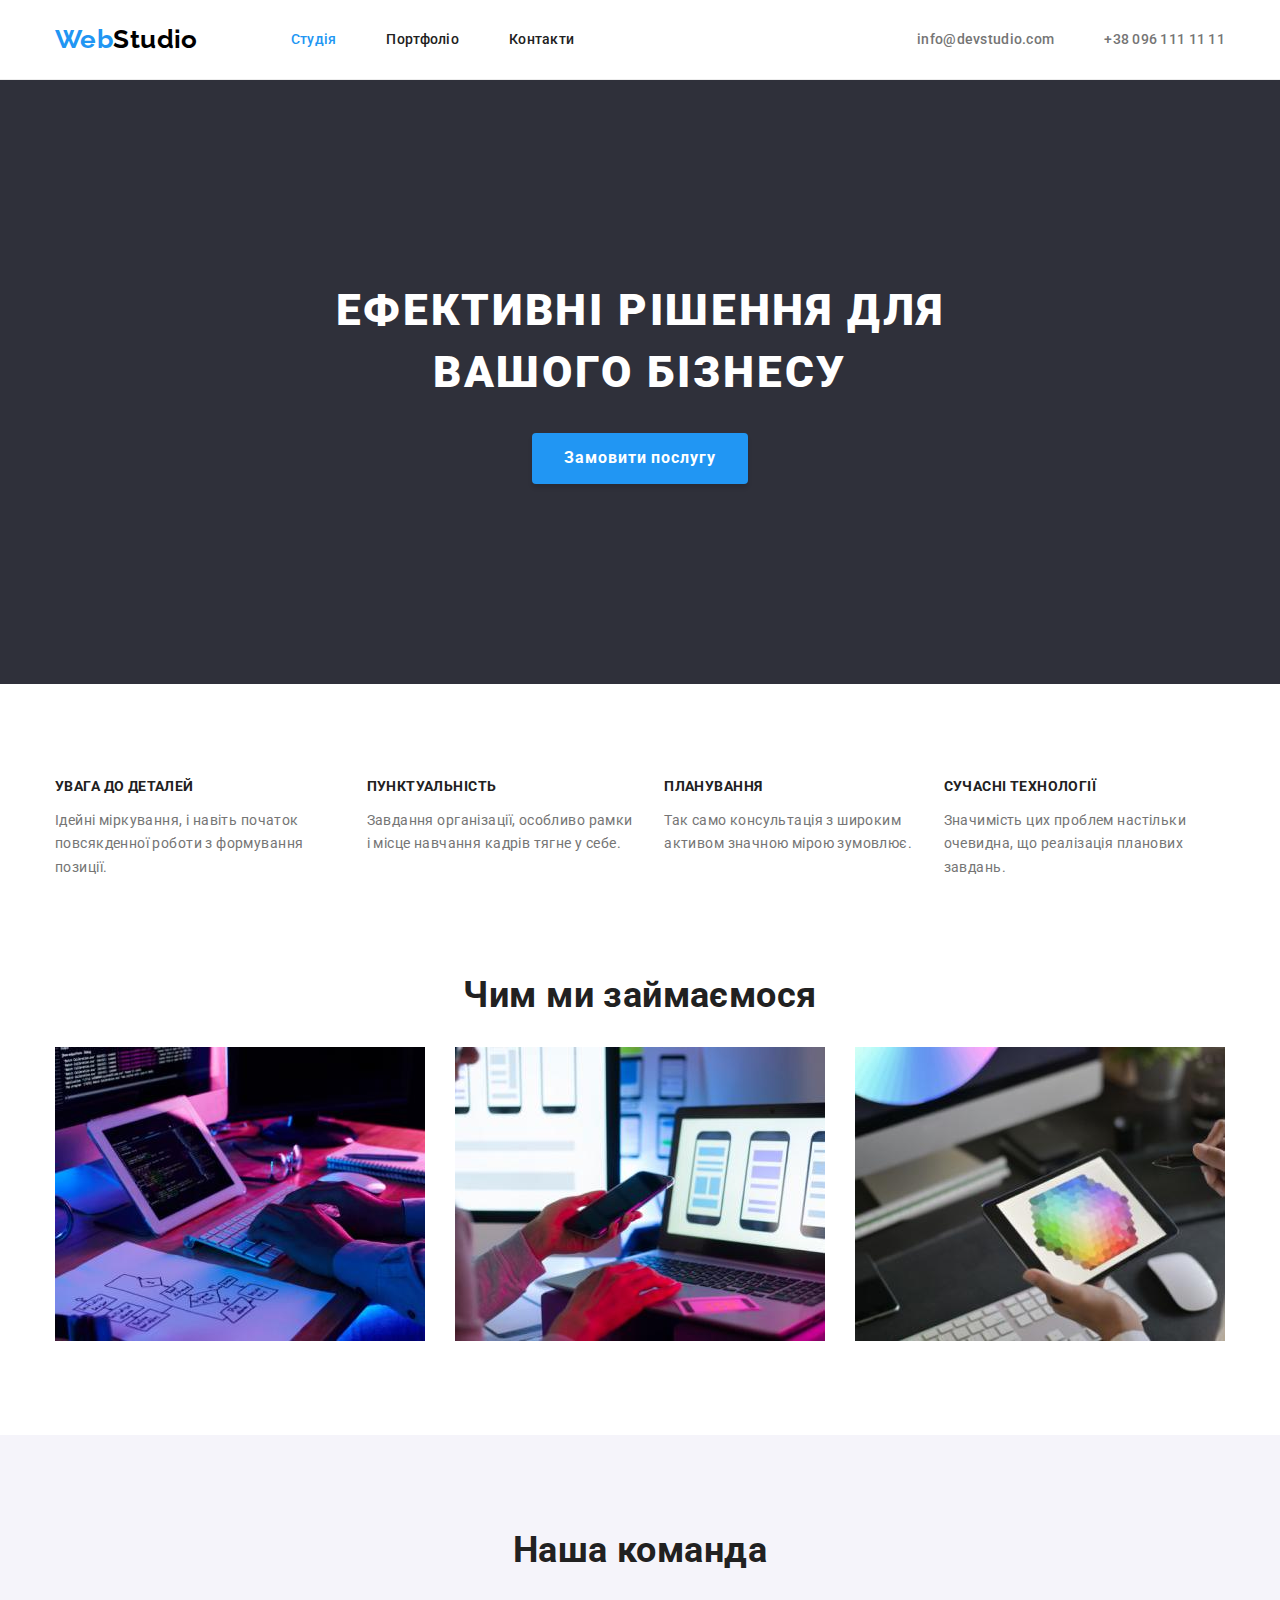
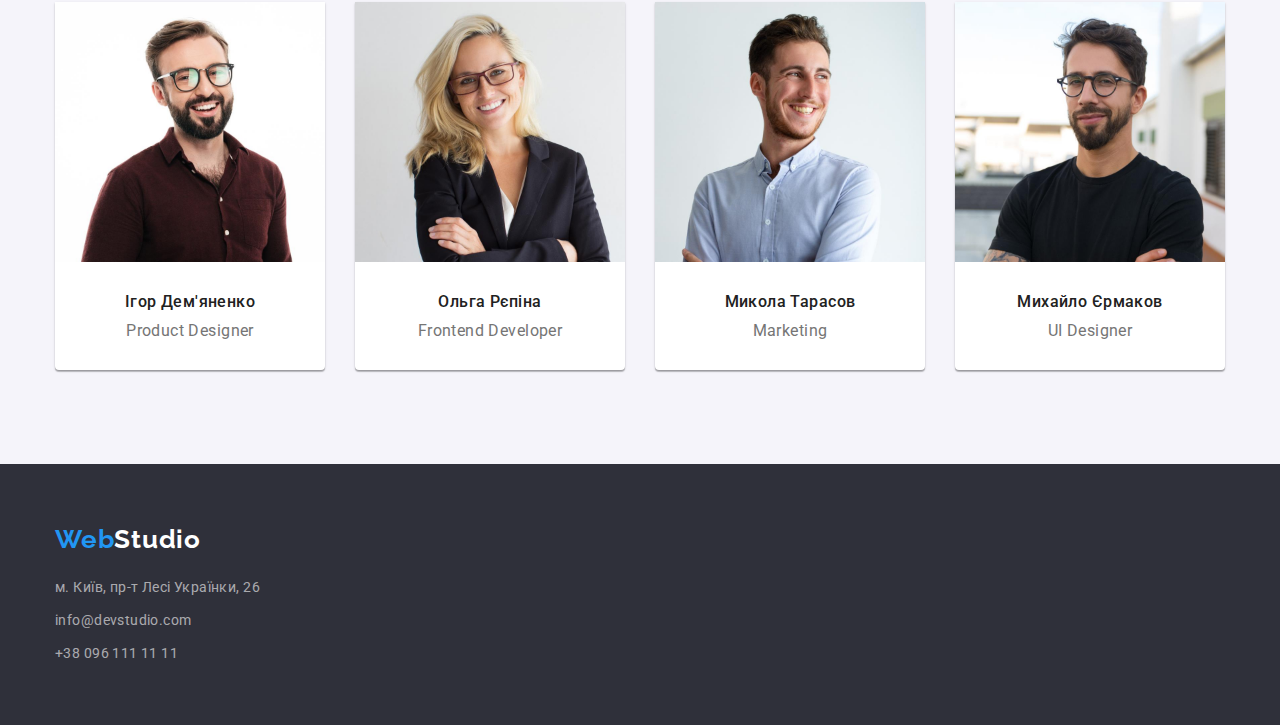
<file: index.html>
<!DOCTYPE html>
<html lang="uk">

<head>
    <meta charset="UTF-8">
    <meta http-equiv="X-UA-Compatible" content="IE=edge">
    <meta name="viewport" content="width=device-width, initial-scale=1.0">
    <link rel="preconnect" href="https://fonts.googleapis.com">
    <link rel="preconnect" href="https://fonts.gstatic.com" crossorigin>
    <link
        href="https://fonts.googleapis.com/css2?family=Raleway:wght@400;700&family=Roboto:wght@400;500;700;900&display=swap"
        rel="stylesheet">    
    <title>Студія</title>
    <link rel="stylesheet" href="https://cdnjs.cloudflare.com/ajax/libs/modern-normalize/1.1.0/modern-normalize.min.css">
        <link rel="stylesheet" href="css/styles.css">

</head>

<body>

    <!-- Site header -->
    <header class="header">
        <div class="container main-nav">
            <nav class="nav">
                <a class="nav-logo" href="./index.html"><span class="web">Web</span><span
                        class="studio-nav">Studio</span></a>
    
                <ul class="site-nav list">
                    <li class="item"><a class="underline current" href="./index.html">Студія</a></li>
                    <li class="item"><a class="underline" href="./portfolio.html">Портфоліо</a></li>
                    <li class="item"><a class="underline" href="/contact">Контакти</a></li>
                </ul>
            </nav>
    
            <ul class="link-contact list">
                <li class="contact-item"><a class="underline" href="mailto:info@devstudio.com">info@devstudio.com</a></li>
                <li class="contact-item"><a class="underline" href="tel:+380961111111">+38 096 111 11 11</a></li>
            </ul>
        </div>
    </header>
    <main>

        <!--Hero-->
<section  class="hero">
    <div class="container">
<h1 class="hero-title">Ефективні рішення для <br /> вашого бізнесу</h1>
<button class="hero-button" type="button">
    Замовити послугу
</button>
</div>
            
        </section>

     
                <!-- Features -->
        <section class="features">
            <h2 class="is-hidden">Особливості</h2>
            <div class="container">
                <ul class="list">

    <!-- feature-1 -->
    <li class="features-item">
        <h3 class="feature-title">УВАГА ДО ДЕТАЛЕЙ</h3>
        <p class="feature-text">
            Ідейні міркування, і навіть початок повсякденної роботи з формування позиції.
        </p>
    </li>

    <!-- feature-2 -->
    <li class="features-item">
        <h3 class="feature-title">ПУНКТУАЛЬНІСТЬ</h3>
        <p class="feature-text">
            Завдання організації, особливо рамки і місце навчання кадрів тягне у себе.
        </p>
    </li>

    <!-- feature-3 -->
    <li class="features-item">
        <h3 class="feature-title">ПЛАНУВАННЯ</h3>
        <p class="feature-text">
            Так само консультація з широким активом значною мірою зумовлює.
        </p>
    </li>

    <!-- feature-4 -->
    <li class="features-item">
        <h3 class="feature-title">СУЧАСНІ ТЕХНОЛОГІЇ</h3>
        <p class="feature-text">
            Значимість цих проблем настільки очевидна, що реалізація планових завдань.
        </p>

    </li>
</ul>
            </div>
        </section>

                <!-- work -->
        <section class="work">
            <div class="container">
                <h2 class="work-title">
                            Чим ми займаємося
                </h2>
                        <ul class="list box">
                            <li class="work-item">
                                <img src="images/img1.jpg" alt="робота на клавіатурі перед монітором" class="work-foto" width="370">
                            </li>
                            <li class="work-item">
                                <img src="images/img2.jpg" alt="робота на телефоны" class="work-foto" width="370">
                            </li>
                            <li class="work-item">
                                <img src="images/img3.jpg" alt="робота на планшеты" class="work-foto" width="370">
                            </li>
                        </ul>

            </div>
                    
        </section>
      
        <!-- team -->
        <section class="team">
            <div class="container">
                <h2 class="team-title">
                    Наша команда
                </h2>

                <ul class="list">
                    <!-- Team card 1 -->

                    <li class="team-card">
                        <img src="images/img4.jpg" alt="робота на клавіатурі перед монітором" width="270">
                        <h3 class="team-title-foto">Ігор Дем'яненко</h3>
                        <p class="team-text-foto">Product Designer</p>

                    </li>


                    <!-- Team card 2 -->
                    <li class="team-card">
                        <img src="images/img5.jpg" alt="робота на клавіатурі перед монітором" width="270">
                        <h3 class="team-title-foto">Ольга Рєпіна</h3>
                        <p class="team-text-foto">Frontend Developer</p>
                    </li>

                    <!-- Team card 3 -->
                    <li class="team-card">
                        <img src="images/img6.jpg" alt="робота на клавіатурі перед монітором" width="270">
                        <h3 class="team-title-foto">Микола Тарасов</h3>
                        <p class="team-text-foto">Marketing</p>
                    </li>

                    <!-- Team card 4 -->
                    <li class="team-card">
                        <img src="images/img7.jpg" alt="робота на клавіатурі перед монітором" width="270">
                        <h3 class="team-title-foto">Михайло Єрмаков</h3>
                        <p class="team-text-foto">UI Designer</p>

                    </li>

                </ul>
            </div>
        </section>

    </main>

    <!--  Footer -->
    <footer class="footer">
        <div class="container">
            <!-- Logo -->
            <a class="webstudio-footer underline" href="./index.html"><span class="web">Web</span><span
                    class="studio">Studio</span></a>

            <!-- address -->
            <address class="address">
                <ul class="link-footer">
                    <li class="address-link"><a href="https://www.google.com/maps/place/%D0%B1%D1%83%D0%BB%D1%8C%D0%B2%D0%B0%D1%80+%D0%9B%D0%B5%D1%81%D1%96+%D0%A3%D0%BA%D1%80%D0%B0%D1%97%D0%BD%D0%BA%D0%B8,+26,+%D0%9A%D0%B8%D1%97%D0%B2,+02000/data=!4m2!3m1!1s0x40d4cf0e033ecbe9:0x57a4dffefec77da0?sa=X&ved=2ahUKEwiPptK92_36AhXBwosKHbMfA9IQ8gF6BAgJEAE"
                            target="_blank">м. Київ, пр-т Лесі Українки, 26</a></li>
                    <li class="address-link"><a href="mailto:info@devstudio.com">info@devstudio.com</a></li>
                    <li class="address-link"><a href="tel:+380961111111">+38 096 111 11 11</a></li>
                </ul>

            </address>
        </div>
    </footer>

</body>

</html>
</file>
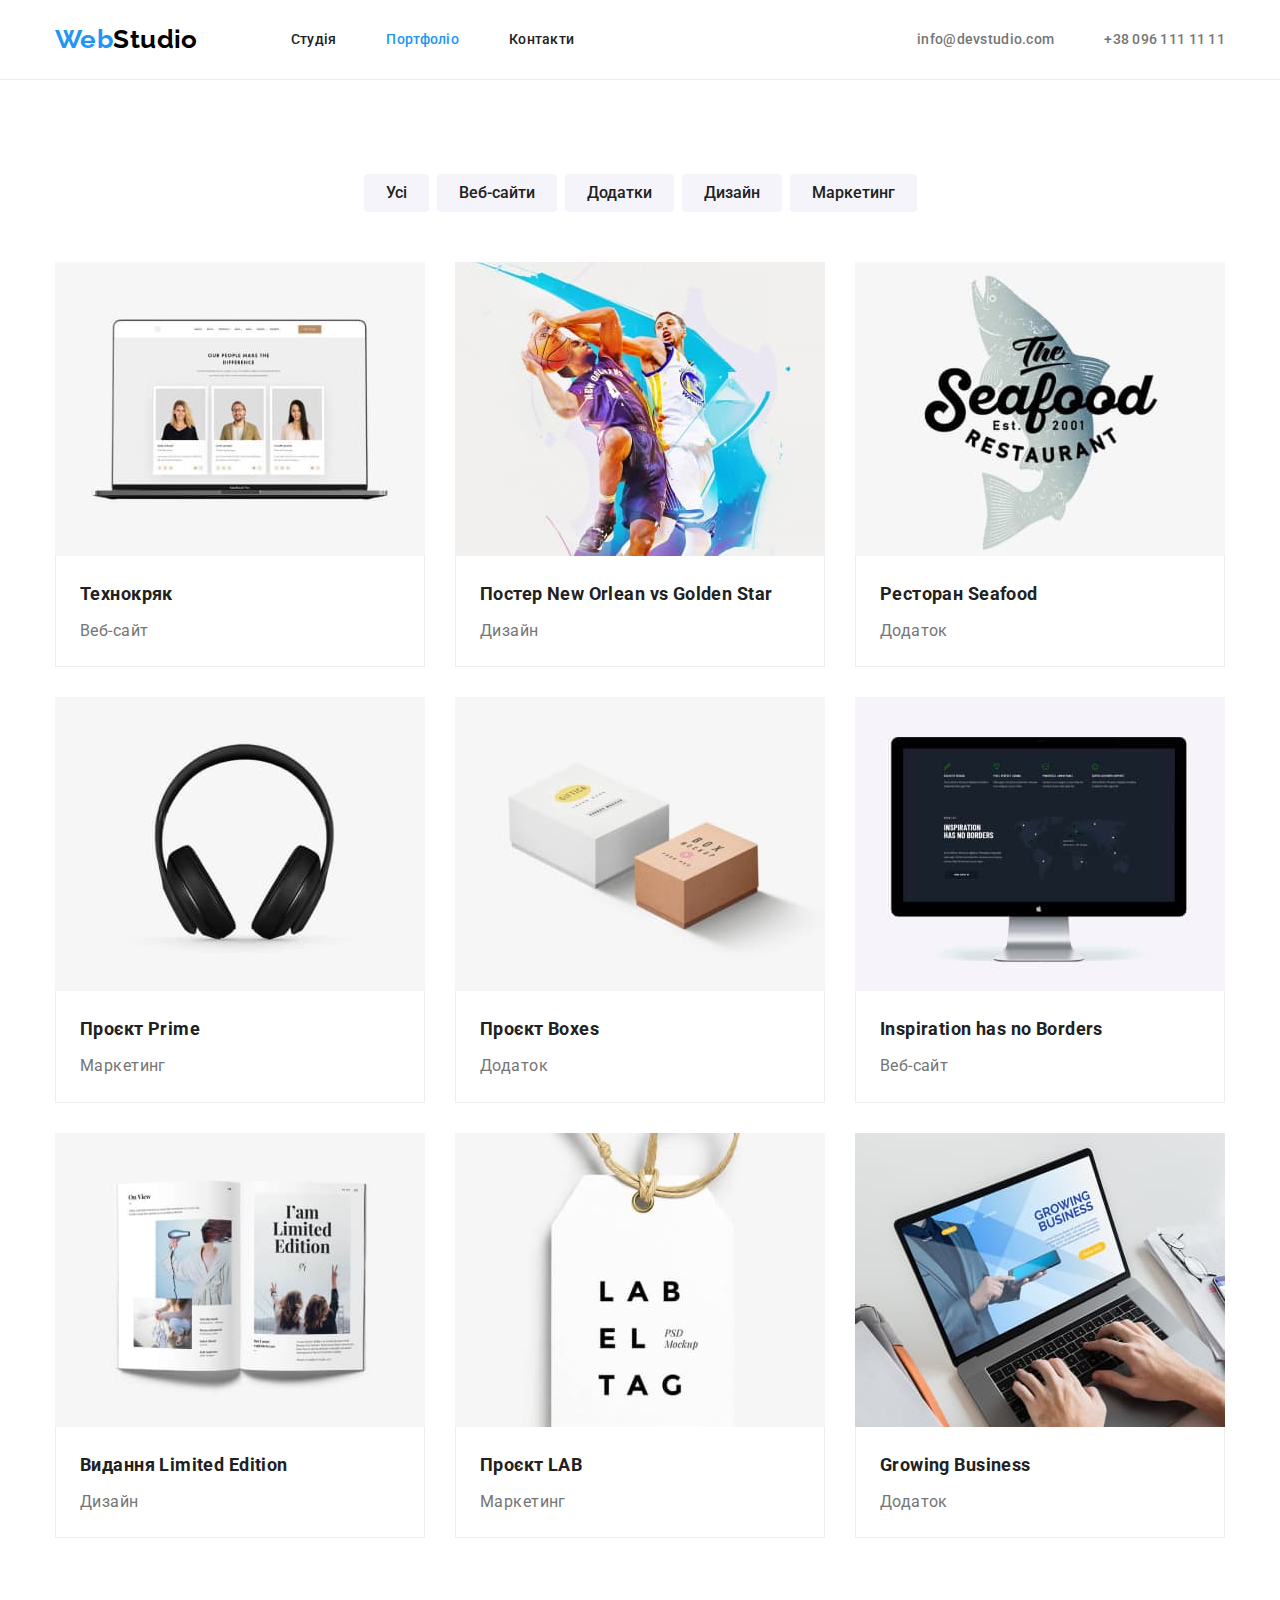
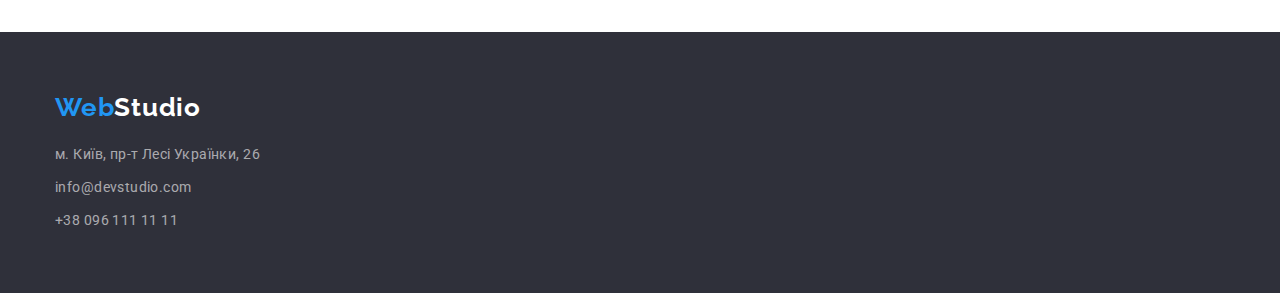
<file: portfolio.html>
<!DOCTYPE html>
<html lang="en">
<head>
    <meta charset="UTF-8">
    <meta http-equiv="X-UA-Compatible" content="IE=edge">
    <meta name="viewport" content="width=device-width, initial-scale=1.0">
    <link rel="preconnect" href="https://fonts.googleapis.com">
    <link rel="preconnect" href="https://fonts.gstatic.com" crossorigin>
    <link
        href="https://fonts.googleapis.com/css2?family=Raleway:wght@400;700&family=Roboto:wght@400;500;700;900&display=swap"
        rel="stylesheet">    
    <title>Портфоліо</title>
    <link rel="stylesheet" href="https://cdnjs.cloudflare.com/ajax/libs/modern-normalize/1.1.0/modern-normalize.min.css">
    <link rel="stylesheet" href="css/styles.css">
    
</head>
    <body>
        <!-- Site header -->
        <header class="header">
            <div class="container main-nav">
                <nav class="nav">
                    <a class="nav-logo" href="./index.html"><span class="web">Web</span><span
                            class="studio-nav">Studio</span></a>
        
                    <ul class="site-nav list">
                        <li class="item"><a class="underline" href="./index.html">Студія</a></li>
                        <li class="item"><a class="underline current" href="./portfolio.html">Портфоліо</a></li>
                        <li class="item"><a class="underline" href="/contact">Контакти</a></li>
                    </ul>
                </nav>
        
                <ul class="link-contact list">
                    <li class="contact-item"><a class="underline" href="mailto:info@devstudio.com">info@devstudio.com</a></li>
                    <li class="contact-item"><a class="underline" href="tel:+380961111111">+38 096 111 11 11</a></li>
                </ul>
            </div>
        </header>
        
        <main>
        <!-- Main -->
         <section class="section">
            <div class="container">
                <h1 class="is-hidden">Проекти</h1>
                
                <!-- Filters -->
            <ul class="filter-list pointers">
                <li class="filter-container">
                    <button type="button">
                        Усі
                    </button>
                </li>
                <li class="filter-container">
                    <button type="button">
                        Веб-сайти
                    </button>
                </li>
                <li class="filter-container">
                    <button type="button">
                        Додатки
                    </button>
                </li>
                <li class="filter-container">
                    <button type="button">
                        Дизайн
                    </button>
                </li>
                <li class="filter-container">
                    <button type="button">
                        Маркетинг
                    </button>
                </li>
            </ul>
                                
                <!-- Projects -->
                <ul class="list flex-container">
                
                    <!-- projet 1 -->
                    <li class="project-container">
                        <img src="images/technocrjak.jpg" alt="Зображення трьох людей на екрані ноутбука">
                        <div class="div-container">
                            <h2 class="section-projects-title">Технокряк</h2>
                            <p class="section-projects-text">Веб-сайт
                            </p>
                        </div>
                                        
                    </li>
                
                    <!-- projet 2 -->
                    <li class="project-container">
                        <img src="images/neworlean.jpg" alt="двоє чоловіків грають в баскетбол">
                        <div class="div-container">
                            <h2 class="section-projects-title">Постер New Orlean vs Golden Star</h2>
                            <p class="section-projects-text">Дизайн
                            </p>
                        </div>
                        
                    </li>
                
                    <!-- projet 3 -->
                    <li class="project-container">
                        <img src="./images/seafood.jpg" alt="двоє чоловіків грають в баскетбол">
                        <div class="div-container">
                        <h2 class="section-projects-title">Ресторан Seafood</h2>
                        <p class="section-projects-text">Додаток
                        </p>
                        </div>
                        
                    </li>
                
                    <!-- projet 4 -->
                    <li class="project-container">
                        <img src="./images/prime.jpg" alt="Навушники">
                        <div class="div-container">
                        <h2 class="section-projects-title">Проєкт Prime</h2>
                        <p class="section-projects-text">Маркетинг
                        </p>
                        </div>
                        
                    </li>
                
                    <!-- projet 5 -->
                    <li class="project-container">
                        <img src="./images/boxes.jpg" alt="Kt;Дві коробки лежать на підлозі">
                        <div class="div-container">
                        <h2 class="section-projects-title">Проєкт Boxes</h2>
                        <p class="section-projects-text">Додаток
                        </p>
                        </div>
                        
                    </li>
                
                    <!-- projet 6 -->
                    <li class="project-container">
                        <img src="./images/inspiration.jpg" alt="Дві коробки лежать на підлозі">
                        <div class="div-container">
                        <h2 class="section-projects-title">Inspiration has no Borders</h2>
                        <p class="section-projects-text">Веб-сайт
                        </p>
                        </div>
                        
                    </li>
                
                    <!-- projet 7 -->
                    <li class="project-container">
                        <img src="./images/edition.jpg" alt="Три фотографії на розгорнутому журналі">
                        <div class="div-container">
                        <h2 class="section-projects-title">Видання Limited Edition
                        </h2>
                        <p class="section-projects-text">Дизайн
                        </p>
                        </div>
                        
                    </li>
                
                    <!-- projet 8 -->
                    <li class="project-container">
                        <img src="./images/lab.jpg" alt="Етикетка з написом">
                        <div class="div-container">
                        <h2 class="section-projects-title">Проєкт LAB
                        </h2>
                        <p class="section-projects-text">Маркетинг
                        </p>
                        </div>
                        
                    </li>
                
                    <!-- projet 9 -->
                    <li class="project-container">
                        <img src="./images/business.jpg" alt="Дві руки на клавіатурі ноутбука">
                        <div class="div-container">
                        <h2 class="section-projects-title">Growing Business
                        </h2>
                        <p class="section-projects-text">Додаток
                        </p>
                        </div>
                        
                    </li>
                
                </ul>
            </div>
         </section>
            
        </main>
        
        <!-- Footer -->
        <footer class="footer-portfolio">
            <div class="container">
                <!-- Logo -->
                <a class="webstudio-footer underline" href="./index.html"><span class="web">Web</span><span
                        class="studio">Studio</span></a>
            
                <!-- address -->
                <address class="address">
                    <ul class="link-footer">
                        <li class="address-link"><a
                                href="https://www.google.com/maps/place/%D0%B1%D1%83%D0%BB%D1%8C%D0%B2%D0%B0%D1%80+%D0%9B%D0%B5%D1%81%D1%96+%D0%A3%D0%BA%D1%80%D0%B0%D1%97%D0%BD%D0%BA%D0%B8,+26,+%D0%9A%D0%B8%D1%97%D0%B2,+02000/data=!4m2!3m1!1s0x40d4cf0e033ecbe9:0x57a4dffefec77da0?sa=X&ved=2ahUKEwiPptK92_36AhXBwosKHbMfA9IQ8gF6BAgJEAE"
                                target="_blank">м. Київ, пр-т Лесі Українки, 26</a></li>
                        <li class="address-link"><a href="mailto:info@devstudio.com">info@devstudio.com</a></li>
                        <li class="address-link"><a href="tel:+380961111111">+38 096 111 11 11</a></li>
                    </ul>
            
                </address>
            </div>
        </footer>
    </body>
</html>
</file>
<file: css/styles.css>
html {
    box-sizing: border-box;
}

*,
*::before,
*::after {
    box-sizing: inherit;
}

/* color themes */
:root {
    --link-color: #2196F3;
    --text-color: #212121;
    --studio-nav-color: #000000;
    --text-main-color: #757575;
    --background-color: #FFFFFF;
    --link-footer-color: rgba(255, 255, 255, 0.6);
    --footer-portfolio-color: #2F303A;
    --about-backgraund-color: #F5F5F5;
    --backgraund-team-color: #F5F4FA;
    --projet-border-color: #EEEEEE;
    --box-shadow: rgba(0, 0, 0, 0.12);
    --main-button-color: #188CE8;
    --box-shadow-main-button: rgba(0, 0, 0, 0.12);
    --border-bottom-color: #ECECEC
}


/* встановлюэмо фон і шрифт */
body {
    margin: 0;
    font-family: 'Roboto', sans-serif;
    background-color: var(--background-color);
    font-size: 14px;
    line-height: 1.7;
    letter-spacing: 0.03em;
    color: var(--text-main-color);
        }

        /* Утиліти */

.container {
    width: 1200px;
    padding-left: 15px;
    padding-right: 15px;
    margin: 0 auto;
}

                .container ul{
                    list-style: none;
                }

.list {
    display: flex;
    /* margin-left: auto;
        margin-right: auto; */
    padding: 0;
    margin: 0;
}


/* Main-Nav */
.main-nav {
    display: flex;
    align-items: center;
    
}

.nav {
    display: flex;
    align-items: center;
}
/* Nav */

.site-nav {
    display: flex;
    margin-left: 93px;
}

.site-nav .item:not(:last-child)
{
    margin-right: 50px
}

.site-nav a{
    display: block;

    font-weight: 500;
        font-size: 14px;
        line-height: 1.2;
        letter-spacing: 0.02em;
        text-decoration: none;
    color: var(--text-color);
}

.site-nav a:hover,
.site-nav a:focus {
    color: var(--link-color);
}

.site-nav .underline.current {
    color: var(--link-color);
}

.link-contact {
    display: flex;
    margin-left: auto;
}

/* Робимо лівий margin для всіх елементів оерім першого */
.link-contact .contact-item + .contact-item {
    margin-left: 50px;
}

.underline {
    display: block;
   }

.contact-item {
    /* display: block;
    padding-top: 32px;
    padding-bottom: 32px; */

    font-weight: 500;
    font-size: 14px;
    line-height: 1.2;
    letter-spacing: 0.02em;
}

.link-contact a {
        text-decoration: none;
    color: var(--text-main-color);
}

.link-contact a:hover,
.link-contact a:focus {
    color: var(--link-color);
}

.header {
       /* header line  */
    border-bottom-width: 1px;
    border-bottom-style: solid;
    border-bottom-color: var(--border-bottom-color);
   }

.nav-logo {    
    display: block;
    padding-top: 24px;
    padding-bottom: 24px;

    font-family: 'Raleway', sans-serif;
    font-weight: 700;
    font-size: 26px;
    line-height: 1.2;
    text-decoration: none;
}

.web {
    color: var(--link-color);
}

.studio {
    color: var(--background-color);
}

.studio-nav {
    color: var(--studio-nav-color);
}


/* hero */
.hero {  
    padding-bottom: 200px;
    padding-top: 200px;
    background-color: var(--footer-portfolio-color);
        text-align: center;
}

.hero-title {
        font-weight: 900;
        font-size: 44px;
        line-height: 1.4;
                letter-spacing: 0.06em;
        text-transform: uppercase;    
        color: var(--background-color);
        margin-bottom: 30px;
        margin-top: 0;
}

.hero-button {
    padding: 10px 32px;
   
        
    font-family: inherit;
    font-weight: 700;
    font-size: 16px;
    line-height: 1.9;
    letter-spacing: 0.06em;
        background-color: var(--link-color);
    box-shadow: 0px 4px 4px var(--box-shadow-main-button);
    border: none;
    border-radius: 4px;
    color: var(--background-color);
    cursor: pointer;
   
    }

.hero-button:hover,
.hero-button:focus {
    background-color: var(--main-button-color);
    box-shadow: 0px 4px 4px var(--box-shadow-main-button);
    border-radius: 4px
}


.about-backgraund {   
    background-color: var(--about-backgraund-color);
}

/* features */
.features {
    font-size: 14px;
    line-height: 1.7;
    padding-bottom: 94px;
    padding-top: 94px;

}

.feature-title {
margin-top: 0;
margin-bottom: 10;
    font-weight: 700;
    font-size: 14px;
    line-height: 1.2;
    text-transform: uppercase;
    color: var(--text-color);
}

.feature-text {
margin-top: 0;
margin-bottom: 0;
}

.list .features-item+.features-item {
    margin-left: 30px;
}
.work-title,
.team-title {

    font-weight: 700;
    font-size: 36px;
    line-height: 1.2;
    text-align: center;
    color: var(--text-color);
    margin-bottom: 50;
    margin-top: 0;
}

/* work */

.project-container, .team-card, .list img {
    display: block;
    width: 100%;
    height: auto

}
.work {
    padding-bottom: 94px;
    padding-top:0;
}

.list .work-item+.work-item {
    margin-left: 30px;
}

/* team */
.team {
  background-color: var(--backgraund-team-color);
padding-bottom: 94px;
padding-top: 94px;
}

.list .team-card+.team-card {
    margin-left: 30px;
}
.team-card {  
    
        background-color: var(--background-color);
        box-shadow: 0px 1px 3px var(--box-shadow), 0px 1px 1px rgba(0, 0, 0, 0.14), 0px 2px 1px rgba(0, 0, 0, 0.2);
        border-radius: 0px 0px 4px 4px;
        margin-top: 0;
} 


.team-title-foto {

    font-weight: 500;
    font-size: 16px;
    line-height: 1.2;
    text-align: center;
    color: var(--text-color);
    margin-bottom: 10px;
        margin-top: 0;
        padding-top: 30px;
}

.team-text-foto {
    font-size: 16px;
    line-height: 1.2;
    text-align: center;
    color: var(--text-main-color);
    margin-bottom: 0;
        margin-top: 0;
        padding-bottom: 30px;
}

/* Portfolio */

.section {
    padding-bottom: 94px;
        padding-top: 94px;
}

/* pointers */
.is-hidden {
    /* display: none; */
    position: absolute;
        width: 1px;
        height: 1px;
        margin: -1px;
        border: 0;
        padding: 0;
        white-space: nowrap;
        clip-path: inset(100%);
        clip: rect(0 0 0 0);
        overflow: hidden;
    }

.filter-list {
    display: flex;
    justify-content: center;
    padding: 0;
}

.pointers {
    margin-top: 0;
    margin-bottom: 50px;
    }

.pointers button {

     padding: 6px 22px;
        
    background-color: var(--backgraund-team-color);
    font-weight: 500;
    border-radius: 4px;
    font-size: 16px;
    line-height: 1.6;
    color: var(--text-color);
border: none;
cursor: pointer;
}

.pointers button:hover,
.pointers button:focus {
    background-color: var(--link-color);
        box-shadow: 0px 3px 1px rgba(0, 0, 0, 0.1), 0px 1px 2px rgba(0, 0, 0, 0.08), 0px 2px 2px rgba(0, 0, 0, 0.12);
        color: var(--background-color);
}

.filter-list .filter-container {
       
    margin-right: 8px;
}

            .filter-container:nth-child(5n) {
               margin-right: 0;
           }

/* projets */

.flex-container {
flex-wrap: wrap;
}

.project-container {
width: calc((100% - 60px) / 3);

margin-right: 30px;
margin-bottom: 30px;

box-sizing: border-box;
background: var(--background-color);

}

.project-container:nth-child(3n) {
    margin-right: 0;
}

.project-container:nth-last-child(-n + 3) {
    margin-bottom: 0;
}

.div-container {
    padding: 20px 24px;
        border-right: 1px solid var(--projet-border-color);
    border-left: 1px solid var(--projet-border-color);
    border-bottom: 1px solid var(--projet-border-color);
}

.section-projects-title {
   
 
 margin-bottom: 4px;
 margin-top: 0;
    font-weight: 700;
    font-size: 18px;
    line-height: 2;
    color: var(--text-color);
    }

.section-projects-text {

    margin-top: 0;
    margin-bottom: 0;

    font-size: 16px;
    line-height: 1.9;
}

/* footer */
.footer-portfolio {
    padding-bottom: 60px;
        padding-top: 60px;
        background: var(--footer-portfolio-color);
}

.webstudio-footer {

    margin-bottom: 20px;
    font-family: 'Raleway', sans-serif;
    font-weight: 700;
    font-size: 26px;
    line-height: 1.2;
    letter-spacing: 0.03em;
    text-decoration: none;
    color: var(--link-color);

}

.footer {
    background-color: var(--footer-portfolio-color);
    padding-bottom: 60px;
        padding-top: 60px;

}

.address {
    font-size: 14px;
    line-height: 1.71;
    font-style: normal;
}

.link-footer {
    padding: 0;
    margin: 0;
}

.link-footer a {
    color: var(--link-footer-color);
    text-decoration: none;
}

.link-footer a:hover,
.link-footer a:focus {
    color: var(--background-color);
}

.address-link {
    margin-bottom: 9px;
}

        .address-link:nth-child(3n) {
            margin-bottom: 0;
        }
</file>
